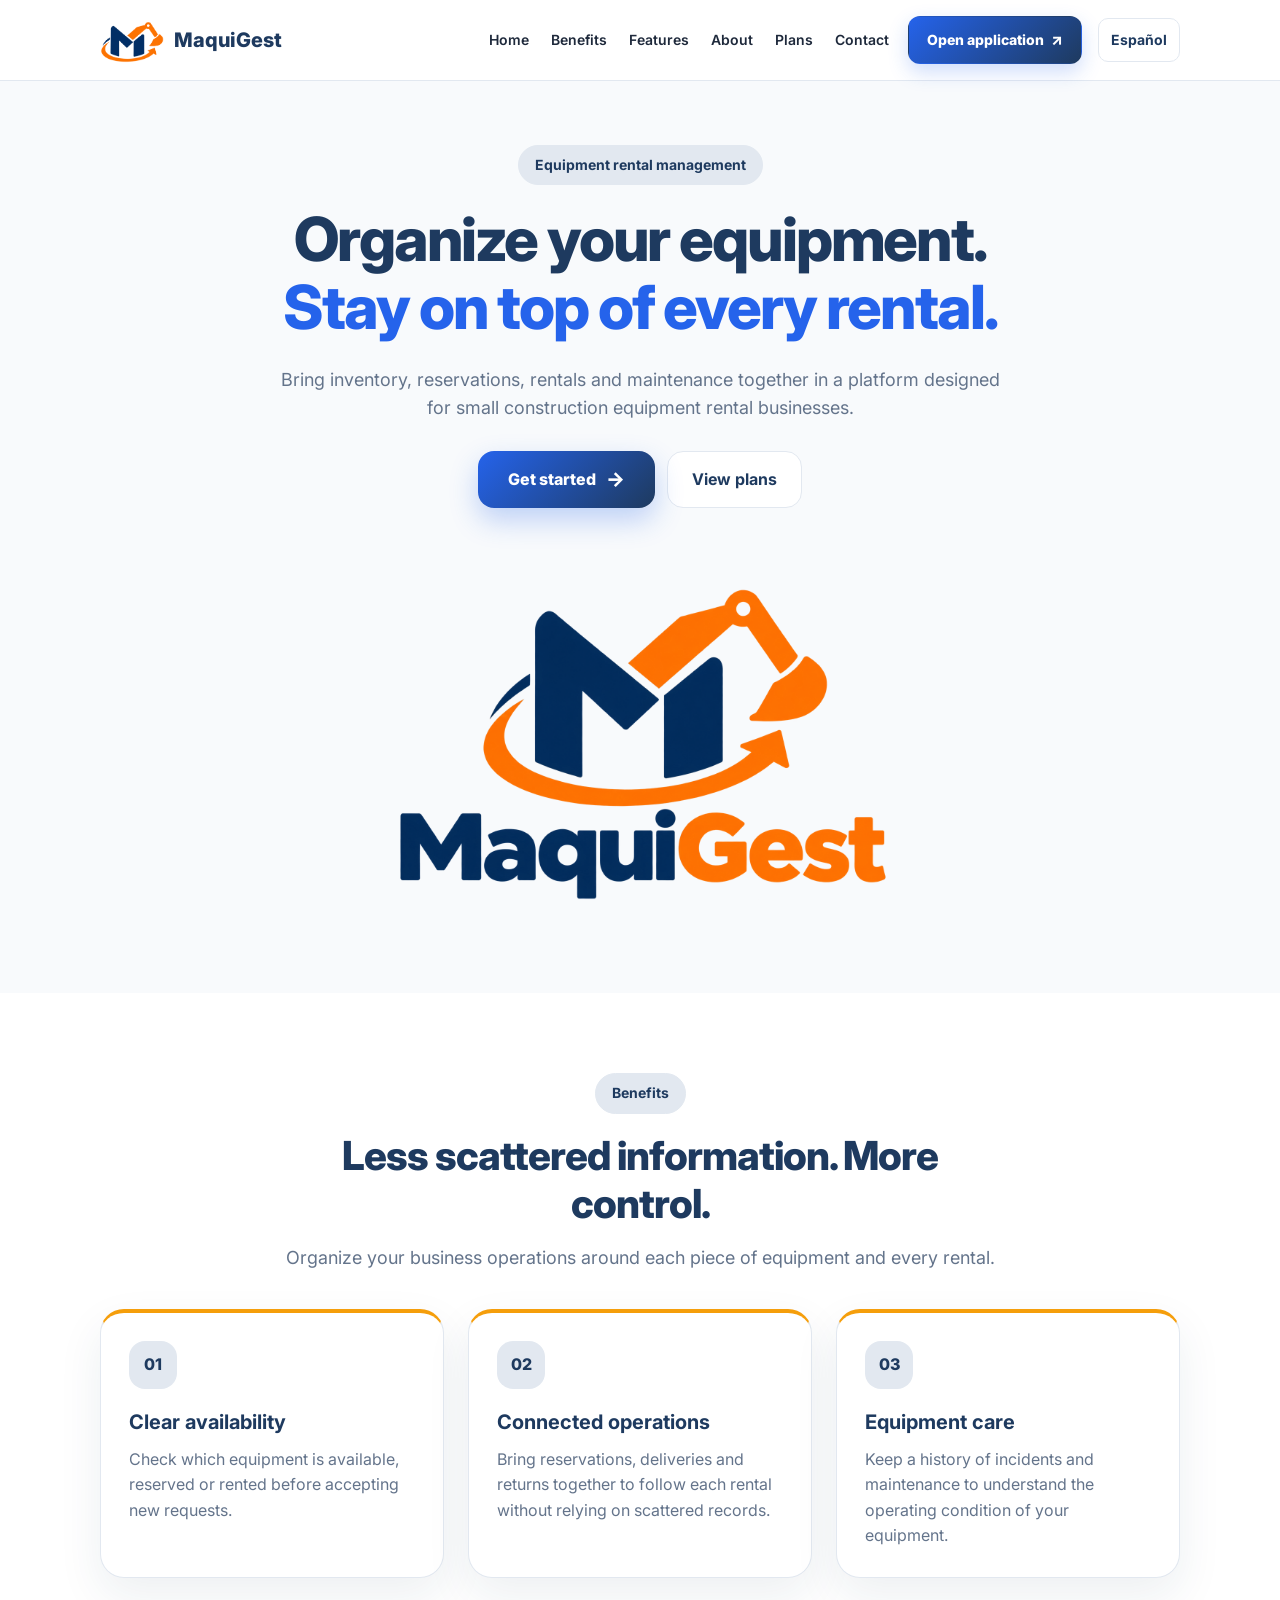
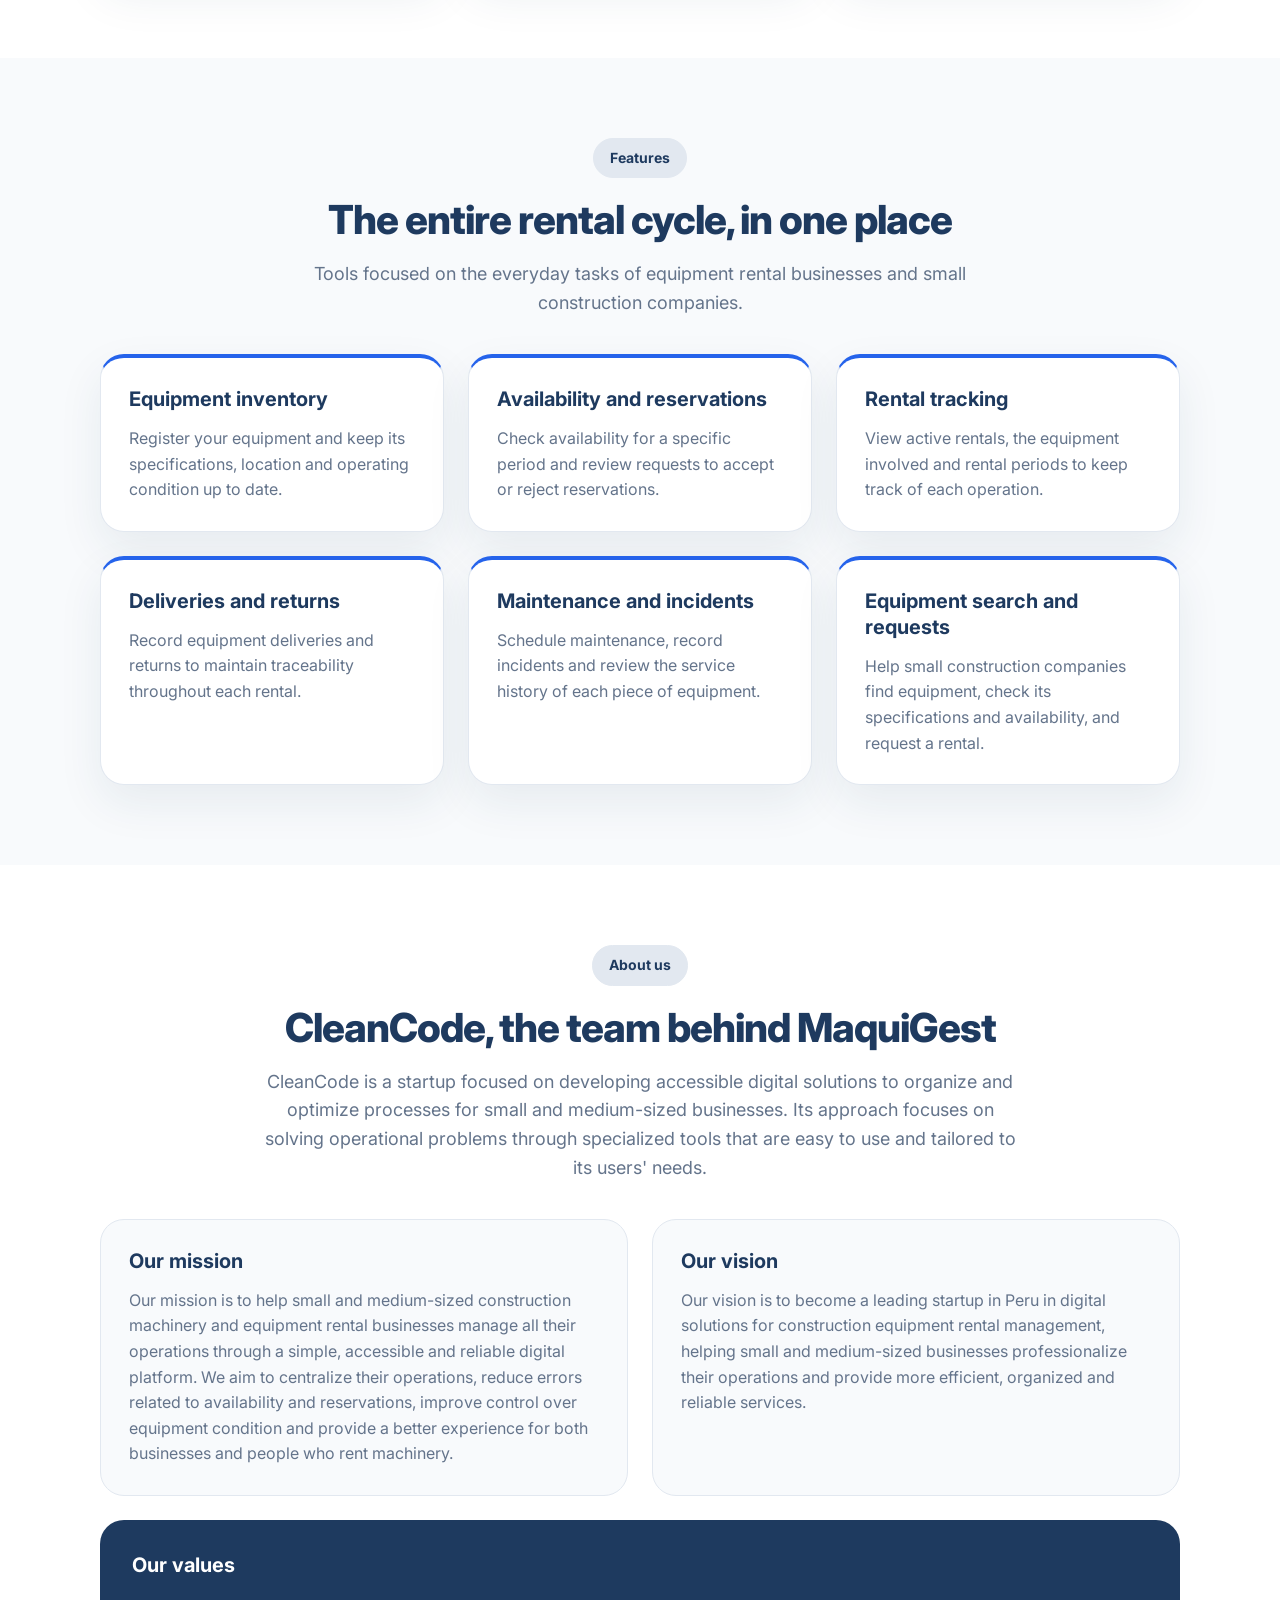
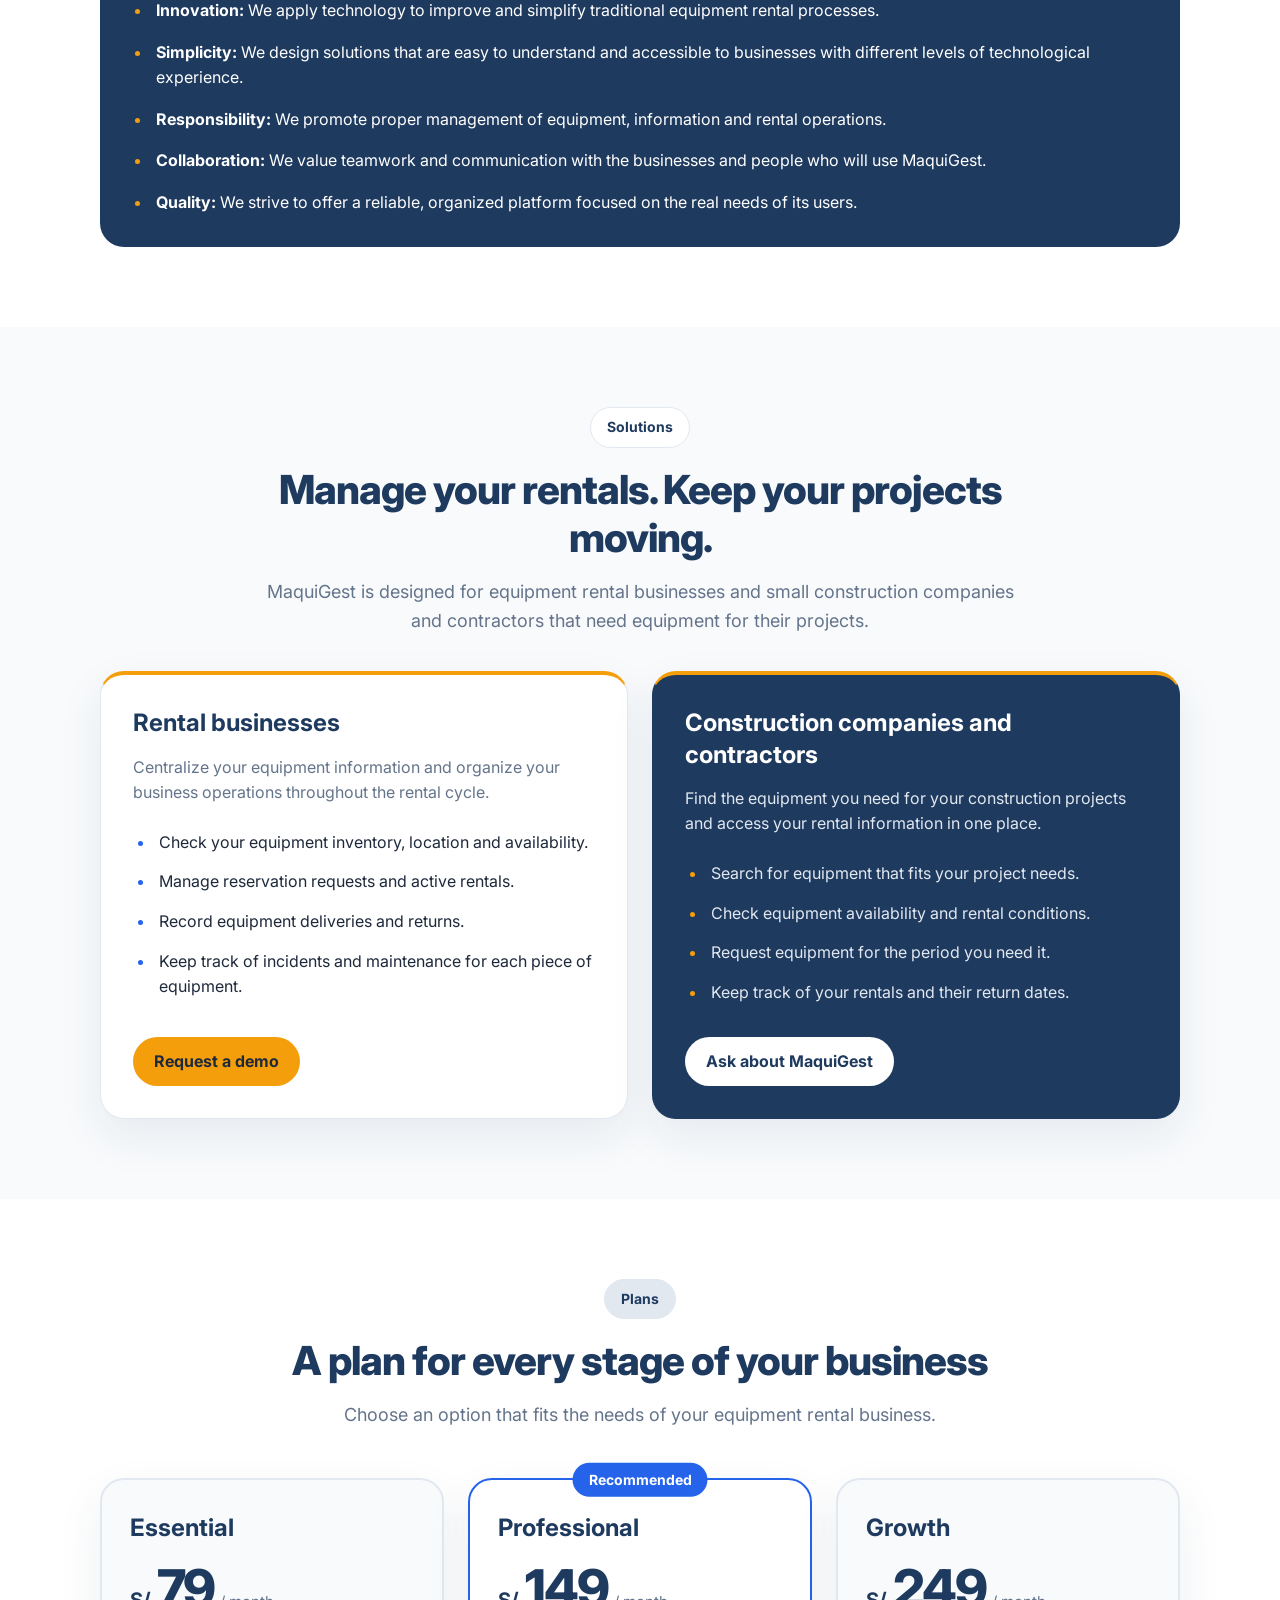
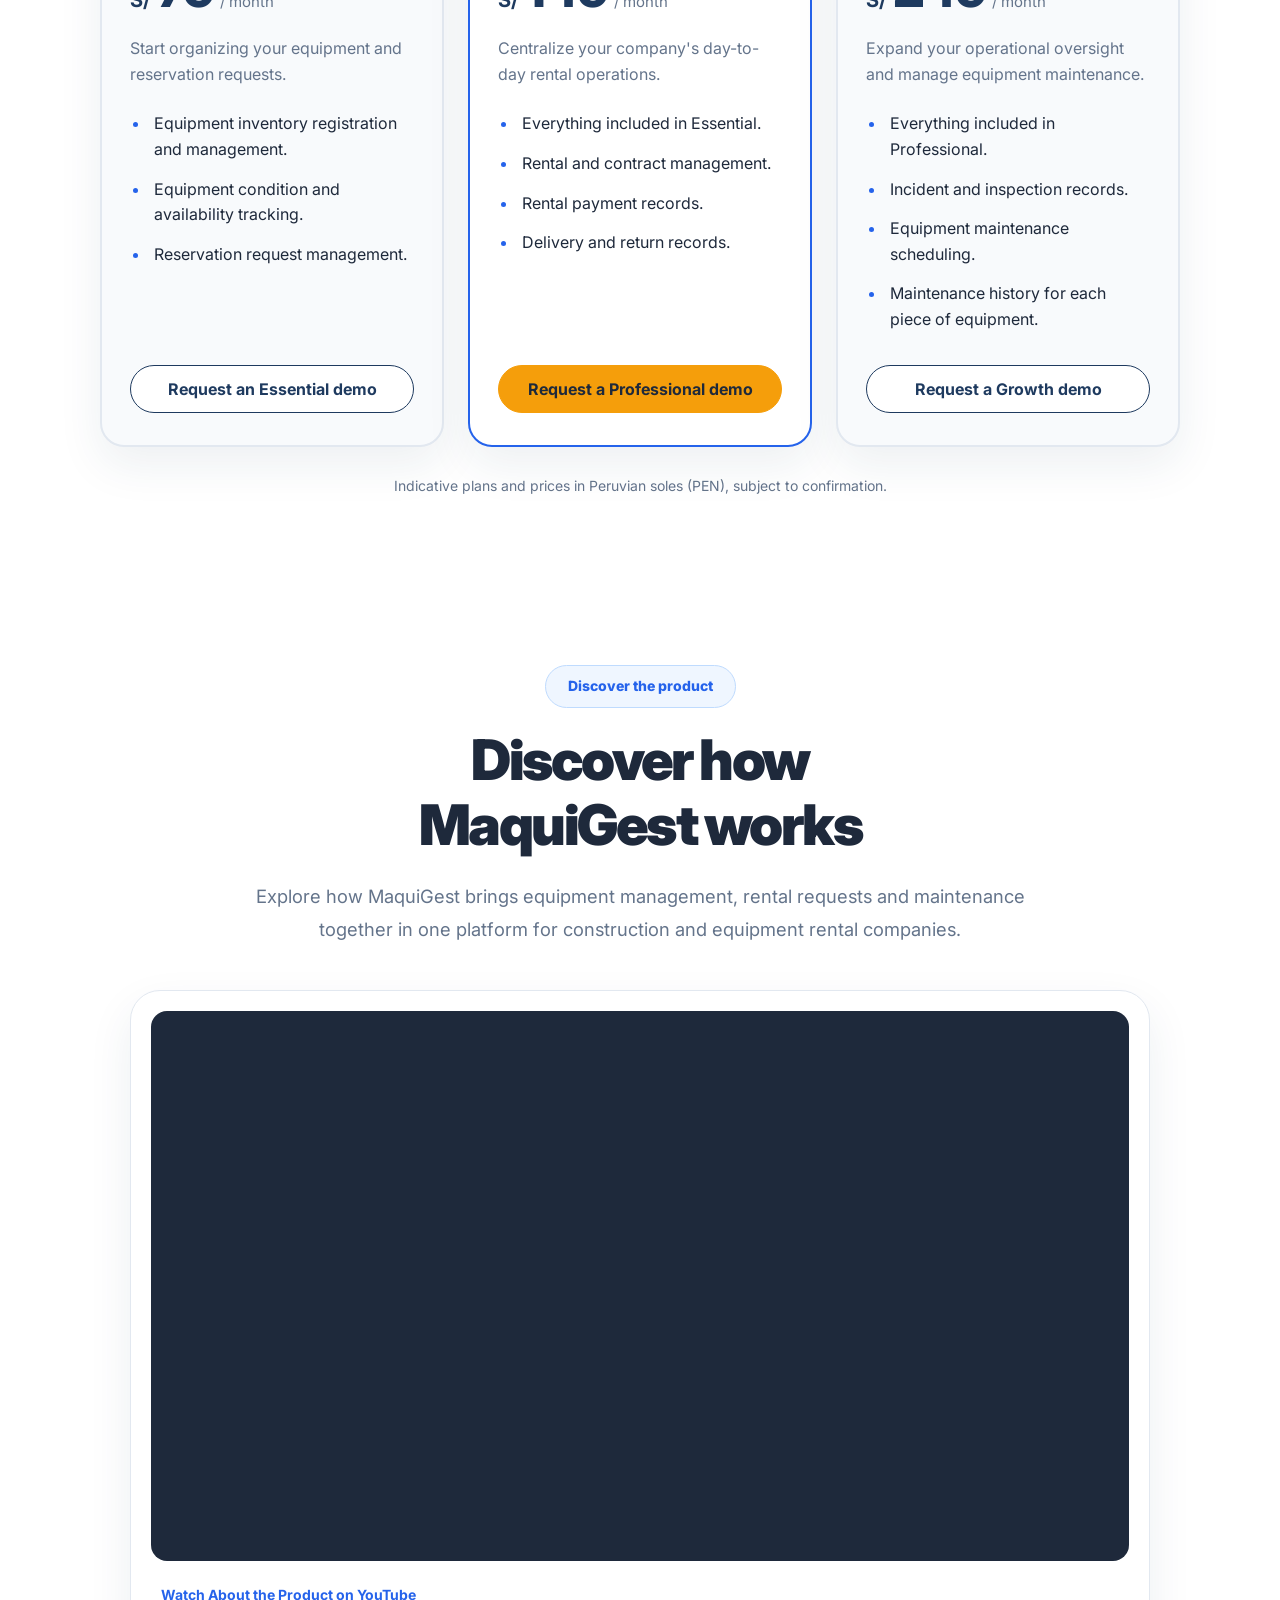
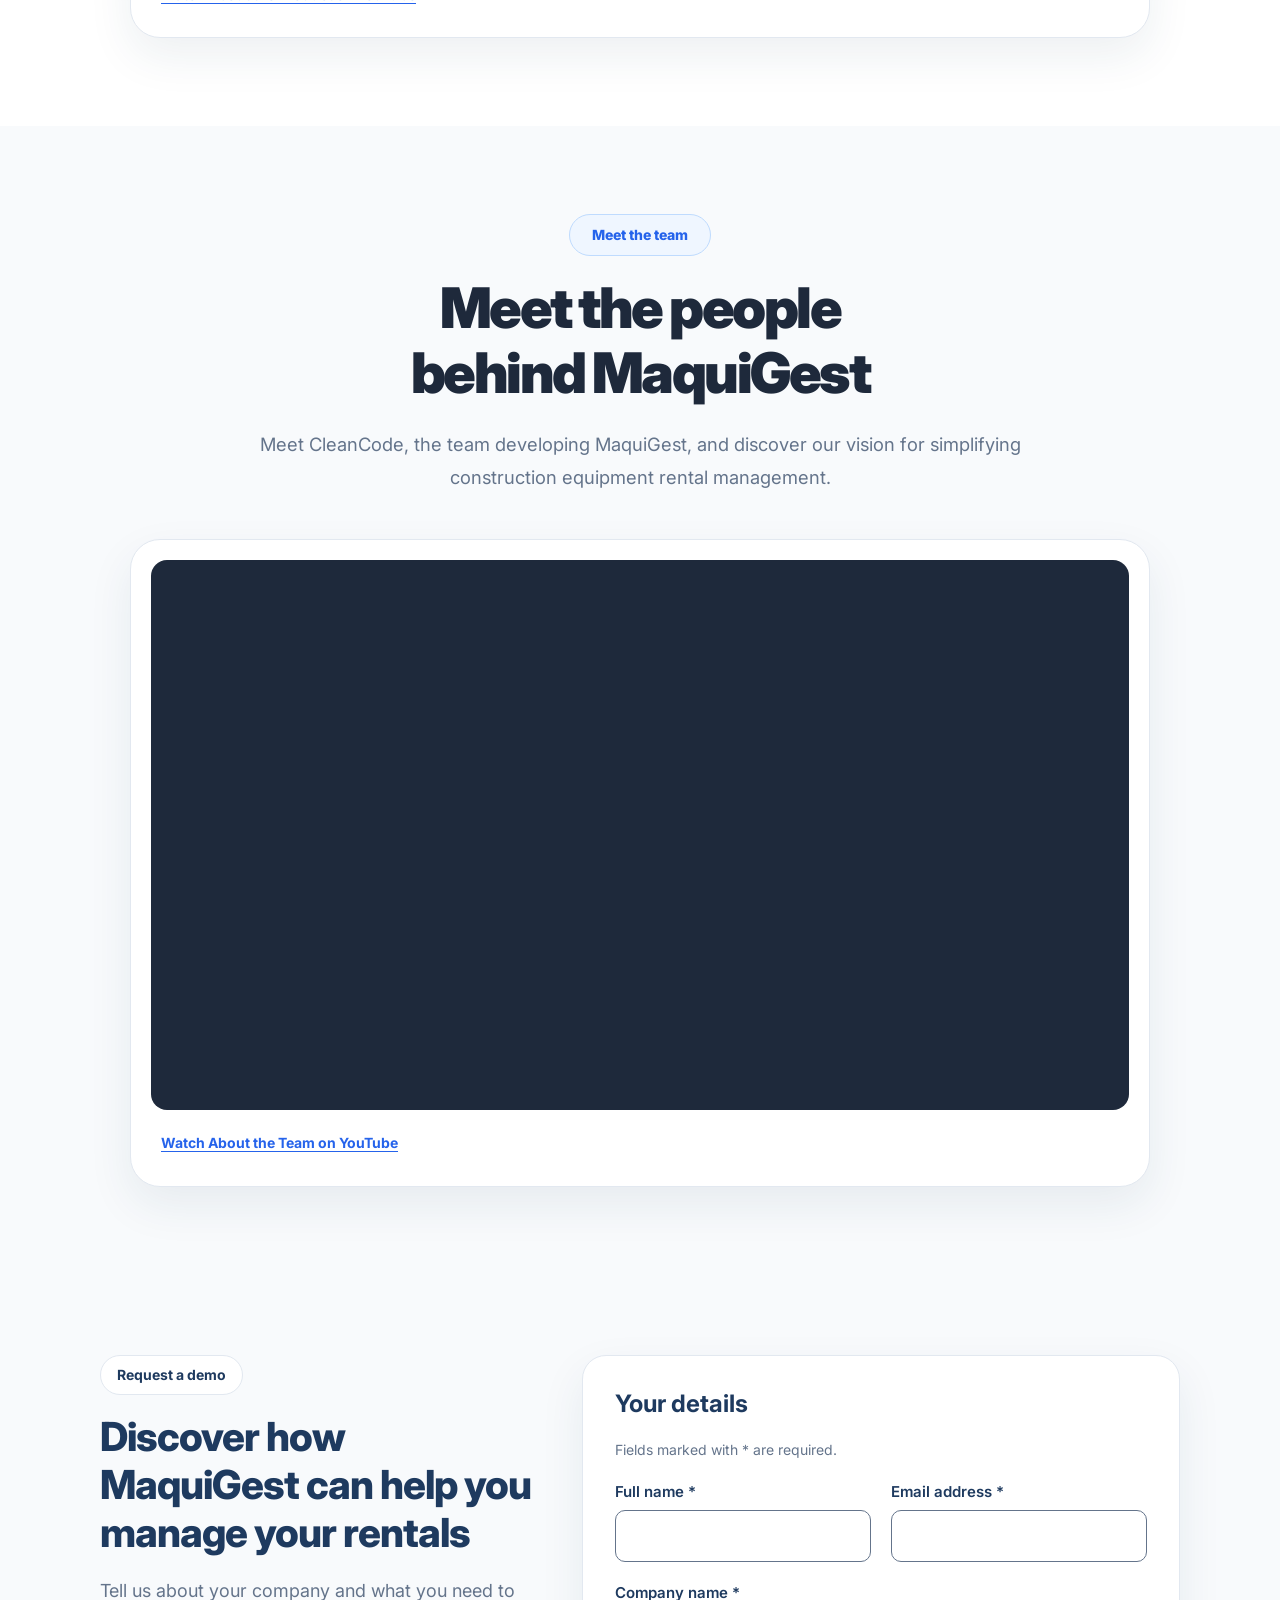
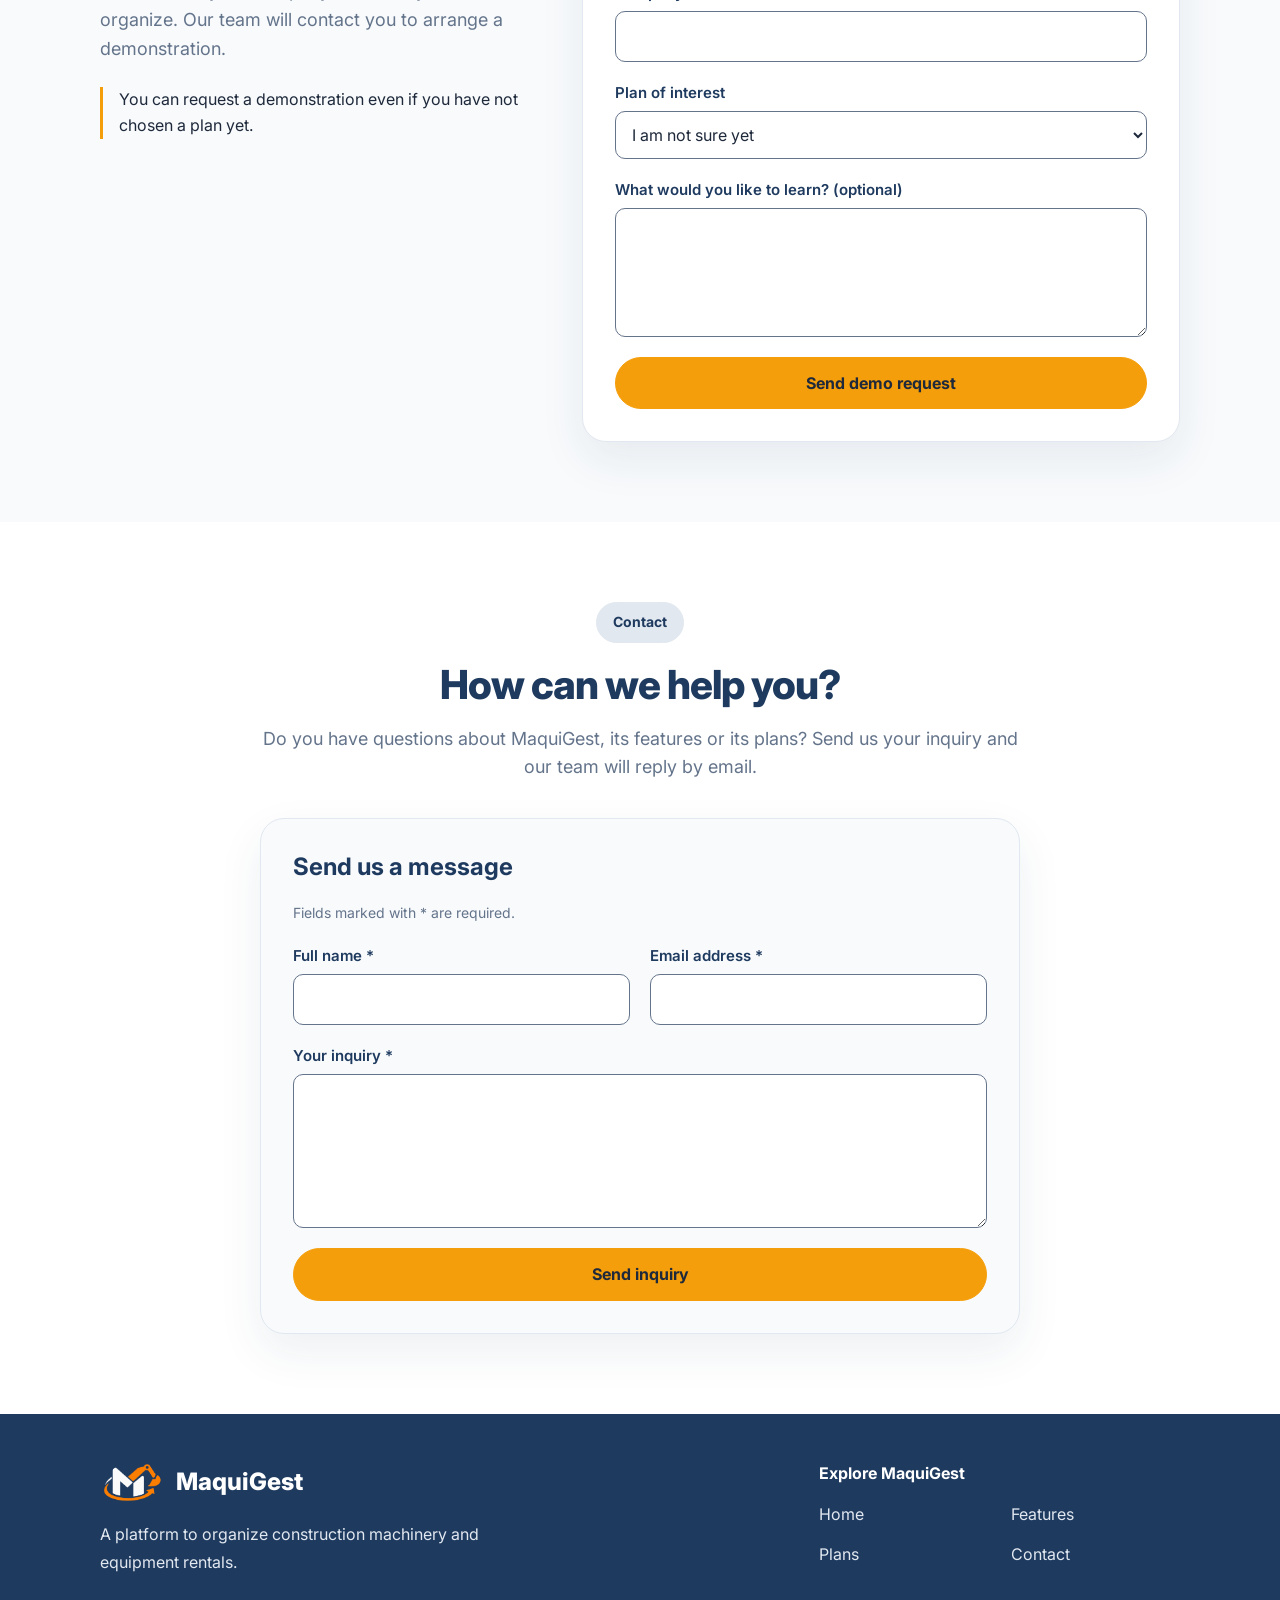
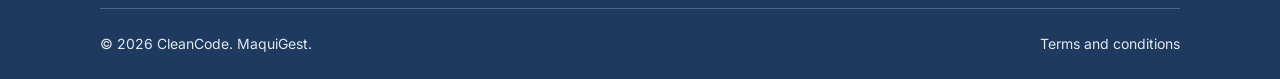
<file: index.html>
<!doctype html>
<html lang="en-US">
<head>
    <meta charset="UTF-8" />
    <meta name="viewport" content="width=device-width, initial-scale=1.0" />

    <title data-es="MaquiGest | Gestión de alquiler de maquinaria">
        MaquiGest | Equipment rental management
    </title>

    <meta
            name="description"
            content="Manage construction equipment rentals in one place. Organize inventory, availability, reservations, rentals and maintenance with MaquiGest."
            data-es="Gestiona el alquiler de maquinaria para construcción en un solo lugar. Organiza inventario, disponibilidad, reservas, alquileres y mantenimiento con MaquiGest."
    />

    <meta
            name="keywords"
            content="equipment rental, construction equipment, rental management software, MaquiGest"
            data-es="alquiler de maquinaria, gestión de maquinaria, alquiler de equipos, maquinaria para construcción, software de alquiler, gestión de alquileres, MaquiGest"
    />

    <meta name="author" content="CleanCode" />

    <link rel="stylesheet" href="css/main.css" />
    <script src="js/main.js" defer></script>
    <script src="js/forms.js" defer></script>
    <link
            rel="icon"
            type="image/jpeg"
            href="assets/images/maquigest-symbol.png"
    />
</head>

<body>
<a
        class="skip-link"
        href="#main-content"
        data-es="Saltar al contenido"
>
    Skip to content
</a>

<header class="header">
    <div class="header-container">
        <a class="brand" href="#home">
            <img
                    src="assets/images/maquigest-symbol.png"
                    alt=""
                    width="1490"
                    height="1055"
            />
            <span>MaquiGest</span>
        </a>

        <button
                class="menu-toggle"
                id="menu-toggle"
                type="button"
                aria-controls="nav-menu"
                aria-expanded="false"
                hidden
        >
            <span data-es="Menú">Menu</span>
        </button>

        <span
                class="sr-only"
                id="navigation-label"
                data-es="Navegación principal"
        >
          Main navigation
        </span>

        <nav
                class="header-nav"
                id="nav-menu"
                aria-labelledby="navigation-label"
        >
            <a href="#home" data-es="Inicio">Home</a>
            <a href="#benefits" data-es="Beneficios">Benefits</a>
            <a href="#features" data-es="Funcionalidades">Features</a>
            <a href="#about" data-es="Nosotros">About</a>
            <a href="#planes" data-es="Planes">Plans</a>
            <a href="#contact" data-es="Contacto">Contact</a>

            <a class="nav-demo" href="https://maquigest-webapp-cleancode.vercel.app" data-es="Ir a la aplicación">Open application</a>
        </nav>

        <button
                class="language-toggle"
                id="language-toggle"
                type="button"
                lang="es-419"
                hidden
        >
            Español
        </button>
    </div>
</header>

<main id="main-content">
    <section class="home" id="home" aria-labelledby="home-title">
        <div class="home-container">
            <div class="home-text">
                <p
                        class="home-badge"
                        data-es="Gestión de alquiler de maquinaria"
                >
                    Equipment rental management
                </p>

                <h1 id="home-title">
          <span data-es="Organiza tus equipos.">
            Organize your equipment.
          </span>

                    <span
                            class="home-highlight"
                            data-es="Controla cada alquiler."
                    >
            Stay on top of every rental.
          </span>
                </h1>

                <p
                        class="home-description"
                        data-es="Centraliza inventario, reservas, alquileres y mantenimiento en una plataforma diseñada para pequeñas empresas de alquiler de maquinaria para construcción."
                >
                    Bring inventory, reservations, rentals and maintenance together
                    in a platform designed for small construction equipment rental
                    businesses.
                </p>

                <div class="home-actions">
                    <a class="home-button home-button-primary webapp-cta" href="https://maquigest-webapp-cleancode.vercel.app" data-es="Empezar ahora">Get started</a>

                    <a
                            class="home-button home-button-secondary"
                            href="#planes"
                            data-es="Ver planes"
                    >
                        View plans
                    </a>
                </div>
            </div>

            <div class="home-image">
                <img
                        src="assets/images/maquigest-logo.png"
                        alt="MaquiGest"
                        width="1536"
                        height="1024"
                />
            </div>
        </div>
    </section>
    <section
            class="benefits-section"
            id="benefits"
            aria-labelledby="benefits-title"
    >
        <div class="benefits-container">
            <div class="benefits-header">
            <span class="benefits-badge" data-es="Beneficios">
              Benefits
            </span>

                <h2
                        id="benefits-title"
                        data-es="Menos información dispersa. Más control."
                >
                    Less scattered information. More control.
                </h2>

                <p
                        data-es="Organiza las operaciones de tu negocio alrededor de cada equipo y cada alquiler."
                >
                    Organize your business operations around each piece
                    of equipment and every rental.
                </p>
            </div>

            <div class="benefits-grid">
                <article class="benefit-card">
              <span class="benefit-number" aria-hidden="true">
                01
              </span>

                    <h3 data-es="Disponibilidad clara">
                        Clear availability
                    </h3>

                    <p
                            data-es="Consulta qué equipos están disponibles, reservados o alquilados antes de aceptar nuevas solicitudes."
                    >
                        Check which equipment is available, reserved or rented
                        before accepting new requests.
                    </p>
                </article>

                <article class="benefit-card">
              <span class="benefit-number" aria-hidden="true">
                02
              </span>

                    <h3 data-es="Operaciones conectadas">
                        Connected operations
                    </h3>

                    <p
                            data-es="Reúne las reservas, entregas y devoluciones para dar seguimiento al alquiler sin depender de registros dispersos."
                    >
                        Bring reservations, deliveries and returns together
                        to follow each rental without relying on scattered records.
                    </p>
                </article>

                <article class="benefit-card">
              <span class="benefit-number" aria-hidden="true">
                03
              </span>

                    <h3 data-es="Cuidado de tus equipos">
                        Equipment care
                    </h3>

                    <p
                            data-es="Mantén un historial de incidencias y mantenimientos para conocer el estado operativo de tu maquinaria."
                    >
                        Keep a history of incidents and maintenance to understand
                        the operating condition of your equipment.
                    </p>
                </article>
            </div>
        </div>
    </section>
    <section
            class="features-section"
            id="features"
            aria-labelledby="features-title"
    >
        <div class="features-container">
            <div class="features-header">
            <span class="features-badge" data-es="Funcionalidades">
              Features
            </span>

                <h2
                        id="features-title"
                        data-es="Todo el ciclo de alquiler, en un solo lugar"
                >
                    The entire rental cycle, in one place
                </h2>

                <p
                        data-es="Herramientas enfocadas en las tareas diarias de empresas de alquiler de maquinaria y pequeñas constructoras."
                >
                    Tools focused on the everyday tasks of equipment rental
                    businesses and small construction companies.
                </p>
            </div>

            <div class="features-grid">
                <article class="feature-card">
                    <h3 data-es="Inventario de maquinaria">
                        Equipment inventory
                    </h3>

                    <p
                            data-es="Registra tus equipos y mantén actualizada la información sobre sus características, ubicación y estado operativo."
                    >
                        Register your equipment and keep its specifications,
                        location and operating condition up to date.
                    </p>
                </article>

                <article class="feature-card">
                    <h3 data-es="Disponibilidad y reservas">
                        Availability and reservations
                    </h3>

                    <p
                            data-es="Consulta la disponibilidad por periodo y revisa las solicitudes para confirmar o rechazar reservas."
                    >
                        Check availability for a specific period and review
                        requests to accept or reject reservations.
                    </p>
                </article>

                <article class="feature-card">
                    <h3 data-es="Seguimiento de alquileres">
                        Rental tracking
                    </h3>

                    <p
                            data-es="Consulta los alquileres activos, los equipos asociados y sus periodos para conocer el estado de cada operación."
                    >
                        View active rentals, the equipment involved and rental
                        periods to keep track of each operation.
                    </p>
                </article>

                <article class="feature-card">
                    <h3 data-es="Entregas y devoluciones">
                        Deliveries and returns
                    </h3>

                    <p
                            data-es="Registra la entrega y devolución de la maquinaria para mantener la trazabilidad de los equipos durante el alquiler."
                    >
                        Record equipment deliveries and returns to maintain
                        traceability throughout each rental.
                    </p>
                </article>

                <article class="feature-card">
                    <h3 data-es="Mantenimiento e incidencias">
                        Maintenance and incidents
                    </h3>

                    <p
                            data-es="Programa mantenimientos, registra incidencias y consulta el historial de intervenciones de cada equipo."
                    >
                        Schedule maintenance, record incidents and review
                        the service history of each piece of equipment.
                    </p>
                </article>

                <article class="feature-card">
                    <h3 data-es="Búsqueda y solicitud de equipos">
                        Equipment search and requests
                    </h3>

                    <p
                            data-es="Permite a pequeñas constructoras buscar maquinaria, consultar sus características y disponibilidad, y solicitar un alquiler."
                    >
                        Help small construction companies find equipment,
                        check its specifications and availability, and request
                        a rental.
                    </p>
                </article>
            </div>
        </div>
    </section>
    <section
            class="about-section"
            id="about"
            aria-labelledby="about-title"
    >
        <div class="about-container">
            <div class="about-header">
            <span class="about-badge" data-es="Quiénes somos">
              About us
            </span>

                <h2
                        id="about-title"
                        data-es="CleanCode, el equipo detrás de MaquiGest"
                >
                    CleanCode, the team behind MaquiGest
                </h2>

                <p
                        data-es="CleanCode es una startup orientada al desarrollo de soluciones digitales accesibles que permitan organizar y optimizar los procesos de pequeñas y medianas empresas. Su propuesta se enfoca en resolver problemas operativos mediante herramientas especializadas, sencillas de utilizar y adaptadas a las necesidades de sus usuarios."
                >
                    CleanCode is a startup focused on developing accessible
                    digital solutions to organize and optimize processes for
                    small and medium-sized businesses. Its approach focuses on
                    solving operational problems through specialized tools
                    that are easy to use and tailored to its users' needs.
                </p>
            </div>

            <div class="about-grid">
                <article class="about-card">
                    <h3 data-es="Nuestra misión">
                        Our mission
                    </h3>

                    <p
                            data-es="Nuestra misión es facilitar la gestión integral de las pequeñas y medianas empresas dedicadas al alquiler de maquinaria y equipos para construcción mediante una plataforma digital sencilla, accesible y confiable. Buscamos centralizar sus operaciones, reducir errores relacionados con la disponibilidad y las reservas, mejorar el control del estado de los equipos y brindar una mejor experiencia tanto a las empresas como a las personas que alquilan maquinaria."
                    >
                        Our mission is to help small and medium-sized construction
                        machinery and equipment rental businesses manage all their
                        operations through a simple, accessible and reliable
                        digital platform. We aim to centralize their operations,
                        reduce errors related to availability and reservations,
                        improve control over equipment condition and provide a
                        better experience for both businesses and people who
                        rent machinery.
                    </p>
                </article>

                <article class="about-card">
                    <h3 data-es="Nuestra visión">
                        Our vision
                    </h3>

                    <p
                            data-es="Nuestra visión es convertirnos en una startup referente en el Perú en soluciones digitales para la gestión del alquiler de maquinaria de construcción, contribuyendo a que las pequeñas y medianas empresas profesionalicen sus operaciones y brinden servicios más eficientes, organizados y confiables."
                    >
                        Our vision is to become a leading startup in Peru
                        in digital solutions for construction equipment rental
                        management, helping small and medium-sized businesses
                        professionalize their operations and provide more
                        efficient, organized and reliable services.
                    </p>
                </article>
            </div>

            <div class="about-values">
                <h3 data-es="Nuestros valores">
                    Our values
                </h3>

                <ul class="about-values-list">
                    <li>
                        <strong data-es="Innovación:">
                            Innovation:
                        </strong>
                        <span
                                data-es="Aplicamos tecnología para mejorar y simplificar los procesos tradicionales del alquiler de maquinaria."
                        >
                  We apply technology to improve and simplify traditional
                  equipment rental processes.
                </span>
                    </li>

                    <li>
                        <strong data-es="Simplicidad:">
                            Simplicity:
                        </strong>
                        <span
                                data-es="Diseñamos soluciones comprensibles y accesibles para empresas con diferentes niveles de experiencia tecnológica."
                        >
                  We design solutions that are easy to understand and
                  accessible to businesses with different levels of
                  technological experience.
                </span>
                    </li>

                    <li>
                        <strong data-es="Responsabilidad:">
                            Responsibility:
                        </strong>
                        <span
                                data-es="Promovemos una gestión adecuada de los equipos, la información y las operaciones de alquiler."
                        >
                  We promote proper management of equipment, information
                  and rental operations.
                </span>
                    </li>

                    <li>
                        <strong data-es="Colaboración:">
                            Collaboration:
                        </strong>
                        <span
                                data-es="Valoramos el trabajo en equipo y la comunicación con las empresas y personas que utilizarán MaquiGest."
                        >
                  We value teamwork and communication with the businesses
                  and people who will use MaquiGest.
                </span>
                    </li>

                    <li>
                        <strong data-es="Calidad:">
                            Quality:
                        </strong>
                        <span
                                data-es="Buscamos ofrecer una plataforma confiable, organizada y orientada a las necesidades reales de sus usuarios."
                        >
                  We strive to offer a reliable, organized platform
                  focused on the real needs of its users.
                </span>
                    </li>
                </ul>
            </div>
        </div>
    </section>
    <section
            class="solutions-section"
            id="solutions"
            aria-labelledby="solutions-title"
    >
        <div class="solutions-container">
            <div class="solutions-header">
          <span class="solutions-badge" data-es="Soluciones">
            Solutions
          </span>

                <h2
                        id="solutions-title"
                        data-es="Gestiona tus alquileres. Haz avanzar tus obras."
                >
                    Manage your rentals. Keep your projects moving.
                </h2>

                <p
                        data-es="MaquiGest está dirigido a empresas de alquiler de maquinaria y a pequeñas constructoras y contratistas que necesitan equipos para sus proyectos."
                >
                    MaquiGest is designed for equipment rental businesses and small
                    construction companies and contractors that need equipment for
                    their projects.
                </p>
            </div>

            <div class="solutions-grid">
                <article class="solution-card">
                    <h3 data-es="Empresas de alquiler">
                        Rental businesses
                    </h3>

                    <p
                            data-es="Centraliza la información de tus equipos y organiza las operaciones de tu negocio durante todo el ciclo de alquiler."
                    >
                        Centralize your equipment information and organize your
                        business operations throughout the rental cycle.
                    </p>

                    <ul class="solution-list">
                        <li
                                data-es="Consulta el inventario, la ubicación y la disponibilidad de tus equipos."
                        >
                            Check your equipment inventory, location and availability.
                        </li>

                        <li
                                data-es="Gestiona las solicitudes de reserva y los alquileres activos."
                        >
                            Manage reservation requests and active rentals.
                        </li>

                        <li
                                data-es="Registra las entregas y devoluciones de maquinaria."
                        >
                            Record equipment deliveries and returns.
                        </li>

                        <li
                                data-es="Mantén un registro de incidencias y del mantenimiento de cada equipo."
                        >
                            Keep track of incidents and maintenance for each piece
                            of equipment.
                        </li>
                    </ul>

                    <a
                            class="solution-button solution-button-primary"
                            href="#demo"
                            data-es="Solicitar una demo"
                    >
                        Request a demo
                    </a>
                </article>

                <article class="solution-card solution-card-construction">
                    <h3 data-es="Constructoras y contratistas">
                        Construction companies and contractors
                    </h3>

                    <p
                            data-es="Encuentra los equipos que necesitas para tus obras y consulta la información de tus alquileres desde un solo lugar."
                    >
                        Find the equipment you need for your construction projects
                        and access your rental information in one place.
                    </p>

                    <ul class="solution-list">
                        <li
                                data-es="Busca maquinaria según las necesidades de tu proyecto."
                        >
                            Search for equipment that fits your project needs.
                        </li>

                        <li
                                data-es="Consulta la disponibilidad y las condiciones de alquiler."
                        >
                            Check equipment availability and rental conditions.
                        </li>

                        <li
                                data-es="Solicita equipos para el periodo en que los necesitas."
                        >
                            Request equipment for the period you need it.
                        </li>

                        <li
                                data-es="Realiza el seguimiento de tus alquileres y sus fechas de devolución."
                        >
                            Keep track of your rentals and their return dates.
                        </li>
                    </ul>

                    <a
                            class="solution-button solution-button-secondary"
                            href="#contact"
                            data-es="Consultar sobre MaquiGest"
                    >
                        Ask about MaquiGest
                    </a>
                </article>
            </div>
        </div>
    </section>
    <section
            class="plans-section"
            id="planes"
            aria-labelledby="plans-title"
    >
        <div class="plans-container">
            <div class="plans-header">
          <span class="plans-badge" data-es="Planes">
            Plans
          </span>

                <h2
                        id="plans-title"
                        data-es="Un plan para cada etapa de tu negocio"
                >
                    A plan for every stage of your business
                </h2>

                <p
                        data-es="Elige una propuesta según las necesidades de tu empresa de alquiler de maquinaria."
                >
                    Choose an option that fits the needs of your equipment
                    rental business.
                </p>
            </div>

            <div class="plans-grid">
                <article class="plan-card" aria-labelledby="essential-title">
                    <h3 id="essential-title" data-es="Esencial">
                        Essential
                    </h3>

                    <p class="plan-price">
                        <span class="plan-currency">S/</span>
                        <span class="plan-amount">79</span>
                        <span class="plan-period" data-es="/ mes">/ month</span>
                    </p>

                    <p
                            class="plan-description"
                            data-es="Para comenzar a organizar tus equipos y solicitudes de reserva."
                    >
                        Start organizing your equipment and reservation requests.
                    </p>

                    <ul class="plan-list">
                        <li data-es="Registro y gestión del inventario de equipos.">
                            Equipment inventory registration and management.
                        </li>

                        <li data-es="Consulta del estado y la disponibilidad de equipos.">
                            Equipment condition and availability tracking.
                        </li>

                        <li data-es="Gestión de solicitudes de reserva.">
                            Reservation request management.
                        </li>
                    </ul>

                    <a
                            class="plan-button"
                            href="#demo"
                            data-plan="essential"
                            data-es="Solicitar demo de Esencial"
                    >
                        Request an Essential demo
                    </a>
                </article>

                <article
                        class="plan-card plan-card-featured"
                        aria-labelledby="professional-title"
                >
            <span class="plan-recommendation" data-es="Recomendado">
              Recommended
            </span>

                    <h3 id="professional-title" data-es="Profesional">
                        Professional
                    </h3>

                    <p class="plan-price">
                        <span class="plan-currency">S/</span>
                        <span class="plan-amount">149</span>
                        <span class="plan-period" data-es="/ mes">/ month</span>
                    </p>

                    <p
                            class="plan-description"
                            data-es="Para centralizar las operaciones diarias de alquiler de tu empresa."
                    >
                        Centralize your company's day-to-day rental operations.
                    </p>

                    <ul class="plan-list">
                        <li data-es="Todo lo incluido en Esencial.">
                            Everything included in Essential.
                        </li>

                        <li data-es="Gestión de alquileres y contratos.">
                            Rental and contract management.
                        </li>

                        <li data-es="Registro de pagos de los alquileres.">
                            Rental payment records.
                        </li>

                        <li data-es="Registro de entregas y devoluciones.">
                            Delivery and return records.
                        </li>
                    </ul>

                    <a
                            class="plan-button plan-button-featured"
                            href="#demo"
                            data-plan="professional"
                            data-es="Solicitar demo de Profesional"
                    >
                        Request a Professional demo
                    </a>
                </article>

                <article class="plan-card" aria-labelledby="growth-title">
                    <h3 id="growth-title" data-es="Crecimiento">
                        Growth
                    </h3>

                    <p class="plan-price">
                        <span class="plan-currency">S/</span>
                        <span class="plan-amount">249</span>
                        <span class="plan-period" data-es="/ mes">/ month</span>
                    </p>

                    <p
                            class="plan-description"
                            data-es="Para ampliar el control operativo y gestionar el mantenimiento de tus equipos."
                    >
                        Expand your operational oversight and manage equipment
                        maintenance.
                    </p>

                    <ul class="plan-list">
                        <li data-es="Todo lo incluido en Profesional.">
                            Everything included in Professional.
                        </li>

                        <li data-es="Registro de incidencias e inspecciones.">
                            Incident and inspection records.
                        </li>

                        <li data-es="Programación del mantenimiento de equipos.">
                            Equipment maintenance scheduling.
                        </li>

                        <li data-es="Historial de mantenimiento por equipo.">
                            Maintenance history for each piece of equipment.
                        </li>
                    </ul>

                    <a
                            class="plan-button"
                            href="#demo"
                            data-plan="growth"
                            data-es="Solicitar demo de Crecimiento"
                    >
                        Request a Growth demo
                    </a>
                </article>
            </div>

            <p
                    class="plans-note"
                    data-es="Planes y precios referenciales en soles (PEN), sujetos a confirmación."
            >
                Indicative plans and prices in Peruvian soles (PEN), subject
                to confirmation.
            </p>
        </div>
    </section>
    <!-- About the Product: video de presentación de MaquiGest -->
    <section
            class="showcase-section showcase-product"
            id="about-product"
            aria-labelledby="showcase-product-title"
    >
        <div class="showcase-container">
            <div class="showcase-header">
                <span class="showcase-badge" data-es="Conoce el producto">
                    Discover the product
                </span>
                <h2
                        id="showcase-product-title"
                        data-es="Descubre cómo funciona MaquiGest"
                >
                    Discover how MaquiGest works
                </h2>
                <p data-es="Explora cómo MaquiGest integra la gestión de maquinaria, las solicitudes de alquiler y el mantenimiento en una sola plataforma para constructoras y empresas de alquiler.">
                    Explore how MaquiGest brings equipment management, rental requests
                    and maintenance together in one platform for construction and
                    equipment rental companies.
                </p>
            </div>

            <div class="showcase-video-card">
                <div class="showcase-video">
                    <iframe
                            src="https://www.youtube-nocookie.com/embed/jMt48j5SGXI"
                            title="MaquiGest — About the Product"
                            loading="lazy"
                            referrerpolicy="strict-origin-when-cross-origin"
                            allow="accelerometer; autoplay; clipboard-write; encrypted-media; gyroscope; picture-in-picture; web-share"
                            allowfullscreen
                    ></iframe>
                </div>
                <a
                        class="showcase-external-link"
                        href="https://youtu.be/jMt48j5SGXI"
                        target="_blank"
                        rel="noopener noreferrer"
                        data-es="Ver About the Product en YouTube"
                >
                    Watch About the Product on YouTube
                </a>
            </div>
        </div>
    </section>

    <!-- About the Team: presentación del equipo CleanCode -->
    <section
            class="showcase-section showcase-team"
            id="about-team"
            aria-labelledby="showcase-team-title"
    >
        <div class="showcase-container">
            <div class="showcase-header">
                <span class="showcase-badge" data-es="Conoce al equipo">
                    Meet the team
                </span>
                <h2
                        id="showcase-team-title"
                        data-es="Descubre quiénes están detrás de MaquiGest"
                >
                    Meet the people behind MaquiGest
                </h2>
                <p data-es="Conoce a CleanCode, el equipo que desarrolla MaquiGest, y nuestra visión para simplificar la gestión y el alquiler de maquinaria de construcción.">
                    Meet CleanCode, the team developing MaquiGest, and discover
                    our vision for simplifying construction equipment rental management.
                </p>
            </div>

            <div class="showcase-video-card">
                <div class="showcase-video">
                    <iframe
                            src="https://www.youtube-nocookie.com/embed/-UoV_7GcAb8"
                            title="MaquiGest — About the Team"
                            loading="lazy"
                            referrerpolicy="strict-origin-when-cross-origin"
                            allow="accelerometer; autoplay; clipboard-write; encrypted-media; gyroscope; picture-in-picture; web-share"
                            allowfullscreen
                    ></iframe>
                </div>
                <a
                        class="showcase-external-link"
                        href="https://youtu.be/-UoV_7GcAb8"
                        target="_blank"
                        rel="noopener noreferrer"
                        data-es="Ver About the Team en YouTube"
                >
                    Watch About the Team on YouTube
                </a>
            </div>
        </div>
    </section>

    <section
            class="demo-section"
            id="demo"
            aria-labelledby="demo-title"
    >
        <div class="demo-container">
            <div class="demo-content">
          <span class="demo-badge" data-es="Solicitar demo">
            Request a demo
          </span>

                <h2
                        id="demo-title"
                        data-es="Conoce cómo MaquiGest puede ayudarte a gestionar tus alquileres"
                >
                    Discover how MaquiGest can help you manage your rentals
                </h2>

                <p
                        class="demo-description"
                        data-es="Cuéntanos sobre tu empresa y lo que necesitas organizar. Nuestro equipo te contactará para coordinar una demostración."
                >
                    Tell us about your company and what you need to organize.
                    Our team will contact you to arrange a demonstration.
                </p>

                <p
                        class="demo-note"
                        data-es="Puedes solicitar una demostración aunque todavía no hayas elegido un plan."
                >
                    You can request a demonstration even if you have not
                    chosen a plan yet.
                </p>
            </div>

            <form
                    class="demo-form"
                    id="demo-form"
                    action= https://formspree.io/f/xdeoyggo
                    method="POST"
                    aria-labelledby="demo-form-title"
                    aria-describedby="demo-required-note"
            >
                <input type="hidden" name="request_type" value="demo" />
                <input type="hidden" name="_language" value="en" />

                <h3 id="demo-form-title" data-es="Tus datos">
                    Your details
                </h3>

                <p
                        class="demo-form-note"
                        id="demo-required-note"
                        data-es="Los campos con * son obligatorios."
                >
                    Fields marked with * are required.
                </p>

                <div class="demo-form-grid">
                    <div class="demo-field">
                        <label
                                for="demo-name"
                                data-es="Nombre completo *"
                        >
                            Full name *
                        </label>

                        <input
                                type="text"
                                id="demo-name"
                                name="name"
                                autocomplete="name"
                                minlength="2"
                                maxlength="100"
                                required
                        />
                    </div>

                    <div class="demo-field">
                        <label
                                for="demo-email"
                                data-es="Correo electrónico *"
                        >
                            Email address *
                        </label>

                        <input
                                type="email"
                                id="demo-email"
                                name="email"
                                autocomplete="email"
                                maxlength="254"
                                required
                        />
                    </div>

                    <div class="demo-field demo-field-full">
                        <label
                                for="demo-company"
                                data-es="Nombre de la empresa *"
                        >
                            Company name *
                        </label>

                        <input
                                type="text"
                                id="demo-company"
                                name="company"
                                autocomplete="organization"
                                minlength="2"
                                maxlength="120"
                                required
                        />
                    </div>

                    <div class="demo-field demo-field-full">
                        <label
                                for="demo-plan"
                                data-es="Plan de interés"
                        >
                            Plan of interest
                        </label>

                        <select id="demo-plan" name="plan">
                            <option
                                    value="undecided"
                                    data-es="Aún no lo sé"
                            >
                                I am not sure yet
                            </option>

                            <option value="essential" data-es="Esencial">
                                Essential
                            </option>

                            <option value="professional" data-es="Profesional">
                                Professional
                            </option>

                            <option value="growth" data-es="Crecimiento">
                                Growth
                            </option>
                        </select>
                    </div>

                    <div class="demo-field demo-field-full">
                        <label
                                for="demo-message"
                                data-es="¿Qué te gustaría conocer? (opcional)"
                        >
                            What would you like to learn? (optional)
                        </label>

                        <textarea
                                id="demo-message"
                                name="message"
                                rows="4"
                                maxlength="1200"
                        ></textarea>
                    </div>
                </div>

                <p
                        class="demo-error"
                        id="demo-error"
                        role="alert"
                        tabindex="-1"
                        data-es="El formulario no está disponible en este momento. Inténtalo más tarde."
                        hidden
                >
                    The form is currently unavailable. Please try again later.
                </p>

                <button
                        class="demo-submit"
                        type="submit"
                        data-es="Enviar solicitud de demo"
                >
                    Send demo request
                </button>
            </form>
        </div>
    </section>
    <section
            class="contact-section"
            id="contact"
            aria-labelledby="contact-title"
    >
        <div class="contact-container">
            <div class="contact-header">
          <span class="contact-badge" data-es="Contacto">
            Contact
          </span>

                <h2
                        id="contact-title"
                        data-es="¿En qué podemos ayudarte?"
                >
                    How can we help you?
                </h2>

                <p
                        data-es="¿Tienes preguntas sobre MaquiGest, sus funcionalidades o sus planes? Envíanos tu consulta y nuestro equipo te responderá por correo electrónico."
                >
                    Do you have questions about MaquiGest, its features or its
                    plans? Send us your inquiry and our team will reply by email.
                </p>
            </div>

            <form
                    class="contact-form"
                    id="contact-form"
                    action=https://formspree.io/f/mgaerknn
                    method="POST"
                    aria-labelledby="contact-form-title"
                    aria-describedby="contact-required-note"
            >
                <input type="hidden" name="request_type" value="contact" />
                <input type="hidden" name="_language" value="en" />

                <h3
                        id="contact-form-title"
                        data-es="Envíanos un mensaje"
                >
                    Send us a message
                </h3>

                <p
                        class="contact-form-note"
                        id="contact-required-note"
                        data-es="Los campos con * son obligatorios."
                >
                    Fields marked with * are required.
                </p>

                <div class="contact-form-grid">
                    <div class="contact-field">
                        <label
                                for="contact-name"
                                data-es="Nombre completo *"
                        >
                            Full name *
                        </label>

                        <input
                                type="text"
                                id="contact-name"
                                name="name"
                                autocomplete="name"
                                minlength="2"
                                maxlength="100"
                                required
                        />
                    </div>

                    <div class="contact-field">
                        <label
                                for="contact-email"
                                data-es="Correo electrónico *"
                        >
                            Email address *
                        </label>

                        <input
                                type="email"
                                id="contact-email"
                                name="email"
                                autocomplete="email"
                                maxlength="254"
                                required
                        />
                    </div>

                    <div class="contact-field contact-field-full">
                        <label
                                for="contact-message"
                                data-es="Tu consulta *"
                        >
                            Your inquiry *
                        </label>

                        <textarea
                                id="contact-message"
                                name="message"
                                rows="5"
                                maxlength="2000"
                                required
                        ></textarea>
                    </div>
                </div>

                <p
                        class="contact-error"
                        id="contact-error"
                        role="alert"
                        tabindex="-1"
                        data-es="El formulario no está disponible en este momento. Inténtalo más tarde."
                        hidden
                >
                    The form is currently unavailable. Please try again later.
                </p>

                <button
                        class="contact-submit"
                        type="submit"
                        data-es="Enviar consulta"
                >
                    Send inquiry
                </button>
            </form>
        </div>
    </section>
</main>

<!-- FOOTER -->
<footer class="footer">
    <div class="footer-container">
        <div class="footer-content">
            <div class="footer-brand">
                <a class="footer-brand-link" href="#home">
                    <img
                            class="footer-logo"
                            src="assets/images/maquigest-symbol-light.png"
                            alt=""
                            width="1553"
                            height="1013"
                    />
                    <span>MaquiGest</span>
                </a>

                <p
                        data-es="Una plataforma para organizar el alquiler de maquinaria y equipos de construcción."
                >
                    A platform to organize construction machinery and
                    equipment rentals.
                </p>
            </div>

            <nav aria-labelledby="footer-navigation-title">
                <h2
                        class="footer-title"
                        id="footer-navigation-title"
                        data-es="Explora MaquiGest"
                >
                    Explore MaquiGest
                </h2>

                <ul class="footer-links">
                    <li>
                        <a href="#home" data-es="Inicio">
                            Home
                        </a>
                    </li>

                    <li>
                        <a href="#features" data-es="Funcionalidades">
                            Features
                        </a>
                    </li>

                    <li>
                        <a href="#planes" data-es="Planes">
                            Plans
                        </a>
                    </li>

                    <li>
                        <a href="#contact" data-es="Contacto">
                            Contact
                        </a>
                    </li>
                </ul>
            </nav>
        </div>

        <div class="footer-bottom">
            <p>© 2026 CleanCode. MaquiGest.</p>

            <a
                    href="terms.html"
                    data-es="Términos y condiciones"
            >
                Terms and conditions
            </a>
        </div>
    </div>
</footer>
</body>
</html>
</file>
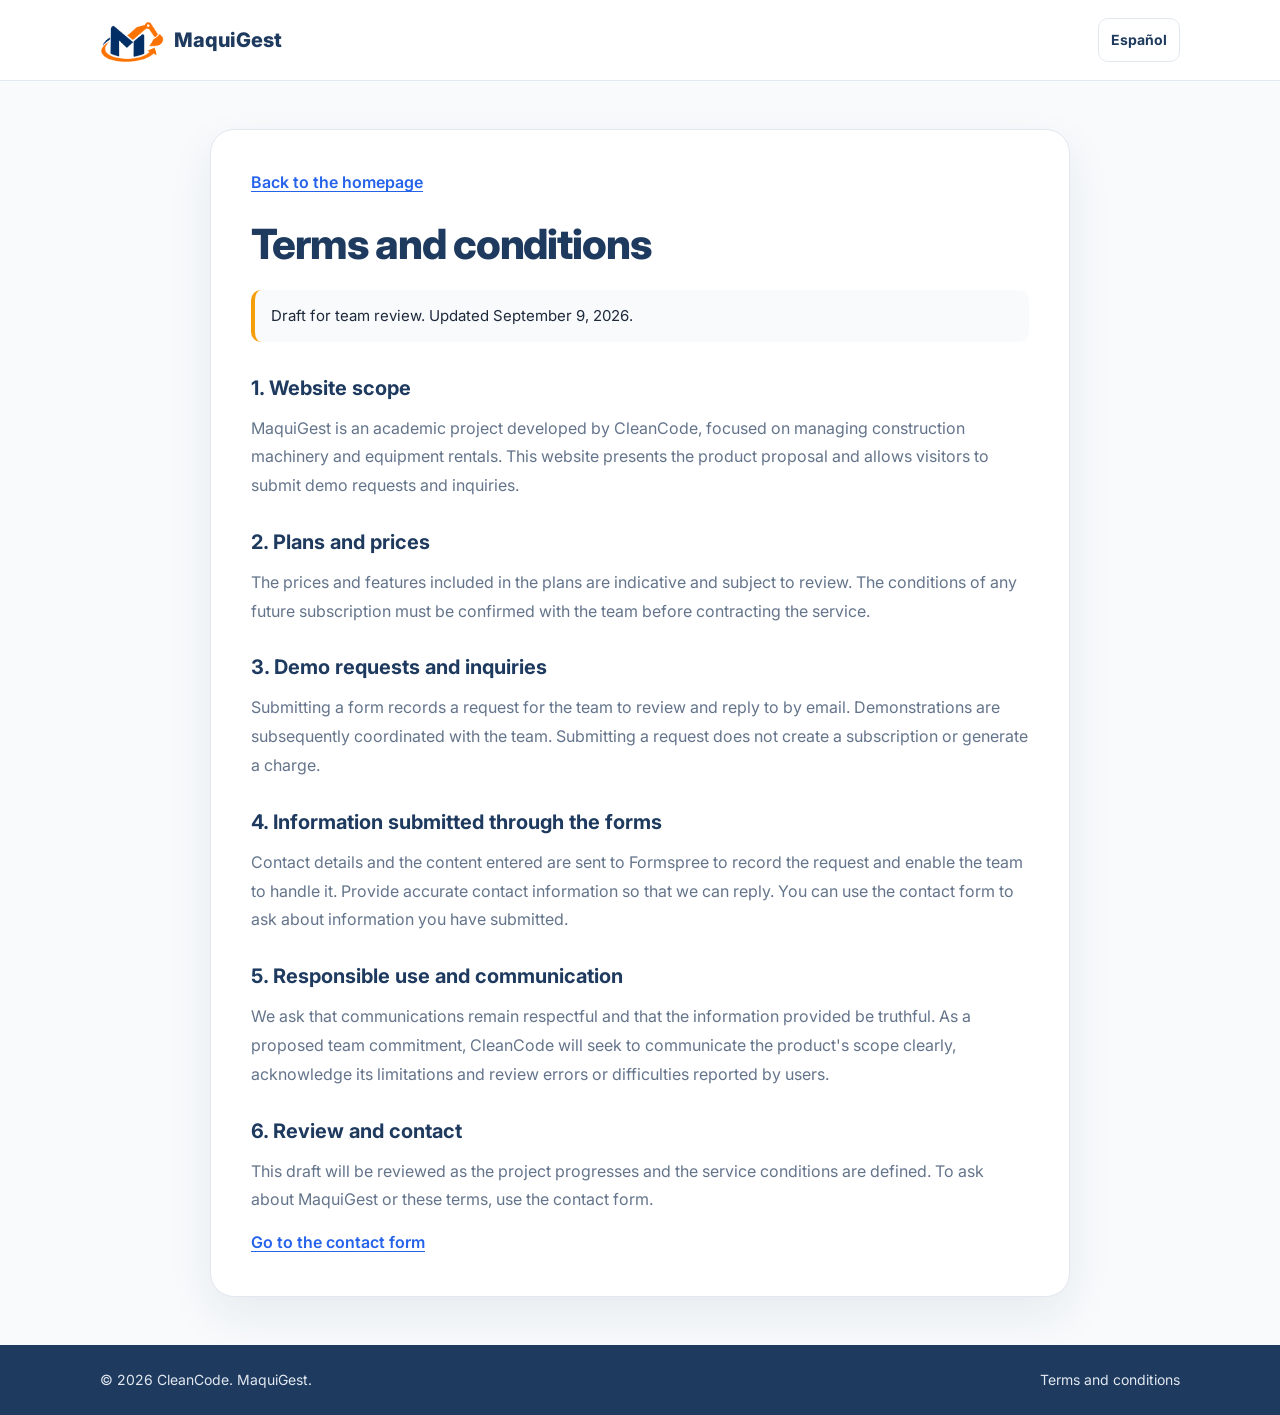
<file: terms.html>
﻿<!doctype html>
<html lang="en-US">
<head>
    <meta charset="UTF-8" />

    <meta
            name="viewport"
            content="width=device-width, initial-scale=1.0"
    />

    <title data-es="MaquiGest | Términos y condiciones">
        MaquiGest | Terms and conditions
    </title>

    <meta
            name="description"
            content="Draft terms and conditions for the MaquiGest informational website."
            data-es="Borrador de términos y condiciones del sitio informativo de MaquiGest."
    />

    <meta name="author" content="CleanCode" />

    <link rel="stylesheet" href="css/main.css" />
    <link rel="stylesheet" href="css/terms.css" />

    <script src="js/main.js" defer></script>


    <link
            rel="icon"
            type="image/jpeg"
            href="assets/images/maquigest-symbol.png"
    />
</head>

<body>
<a
        class="skip-link"
        href="#main-content"
        data-es="Saltar al contenido"
>
    Skip to content
</a>

<header class="header terms-header">
    <div class="header-container">
        <a class="brand" href="index.html#home">
            <img
                    src="assets/images/maquigest-symbol.png"
                    alt=""
                    width="1490"
                    height="1055"
            />
            <span>MaquiGest</span>
        </a>

        <button
                class="language-toggle"
                id="language-toggle"
                type="button"
                lang="es-419"
                hidden
        >
            Español
        </button>
    </div>
</header>

<main class="terms-main" id="main-content">
    <article class="terms-card">
        <a
                class="terms-back"
                href="index.html"
                data-es="Volver a la página principal"
        >
            Back to the homepage
        </a>

        <h1 data-es="Términos y condiciones">
            Terms and conditions
        </h1>

        <p
                class="terms-notice"
                data-es="Borrador para revisión del equipo. Actualizado el 9 de septiembre de 2026."
        >
            Draft for team review. Updated September 9, 2026.
        </p>

        <section>
            <h2 data-es="1. Alcance del sitio">
                1. Website scope
            </h2>

            <p
                    data-es="MaquiGest es un proyecto académico desarrollado por CleanCode, orientado a la gestión del alquiler de maquinaria y equipos de construcción. Este sitio presenta la propuesta del producto y permite enviar solicitudes de demostración y consultas."
            >
                MaquiGest is an academic project developed by CleanCode,
                focused on managing construction machinery and equipment
                rentals. This website presents the product proposal and
                allows visitors to submit demo requests and inquiries.
            </p>
        </section>

        <section>
            <h2 data-es="2. Planes y precios">
                2. Plans and prices
            </h2>

            <p
                    data-es="Los precios y las funcionalidades incluidos en los planes son referenciales y están sujetos a revisión. Las condiciones de cualquier futura suscripción deberán ser confirmadas con el equipo antes de contratar el servicio."
            >
                The prices and features included in the plans are indicative
                and subject to review. The conditions of any future
                subscription must be confirmed with the team before
                contracting the service.
            </p>
        </section>

        <section>
            <h2 data-es="3. Solicitudes de demostración y consultas">
                3. Demo requests and inquiries
            </h2>

            <p
                    data-es="El envío de un formulario registra una solicitud para que el equipo pueda revisarla y responder por correo electrónico. La coordinación de una demostración se realiza posteriormente con el equipo. Enviar una solicitud no genera una suscripción ni un cobro."
            >
                Submitting a form records a request for the team to review
                and reply to by email. Demonstrations are subsequently
                coordinated with the team. Submitting a request does not
                create a subscription or generate a charge.
            </p>
        </section>

        <section>
            <h2 data-es="4. Información enviada mediante los formularios">
                4. Information submitted through the forms
            </h2>

            <p
                    data-es="Los datos de contacto y el contenido ingresado se envían a Formspree para registrar la solicitud y permitir que el equipo la atienda. Proporciona información de contacto correcta para que podamos responderte. Puedes utilizar el formulario de contacto para consultar sobre la información que has enviado."
            >
                Contact details and the content entered are sent to Formspree
                to record the request and enable the team to handle it.
                Provide accurate contact information so that we can reply.
                You can use the contact form to ask about information you
                have submitted.
            </p>
        </section>

        <section>
            <h2 data-es="5. Uso responsable y comunicación">
                5. Responsible use and communication
            </h2>

            <p
                    data-es="Solicitamos que las comunicaciones sean respetuosas y que la información proporcionada sea veraz. Como propuesta de compromiso del equipo, CleanCode procurará comunicar con claridad el alcance del producto, reconocer sus limitaciones y revisar los errores o dificultades reportados por los usuarios."
            >
                We ask that communications remain respectful and that the
                information provided be truthful. As a proposed team
                commitment, CleanCode will seek to communicate the product's
                scope clearly, acknowledge its limitations and review errors
                or difficulties reported by users.
            </p>
        </section>

        <section>
            <h2 data-es="6. Revisión y contacto">
                6. Review and contact
            </h2>

            <p
                    data-es="Este borrador se revisará conforme avance el proyecto y se definan las condiciones del servicio. Para realizar consultas sobre MaquiGest o sobre estos términos, utiliza el formulario de contacto."
            >
                This draft will be reviewed as the project progresses and
                the service conditions are defined. To ask about MaquiGest
                or these terms, use the contact form.
            </p>

            <a
                    class="terms-contact"
                    href="index.html#contact"
                    data-es="Ir al formulario de contacto"
            >
                Go to the contact form
            </a>
        </section>
    </article>
</main>

<footer class="footer footer-compact">
    <div class="footer-container">
        <div class="footer-bottom">
            <p>© 2026 CleanCode. MaquiGest.</p>

            <a
                    href="terms.html"
                    aria-current="page"
                    data-es="Términos y condiciones"
            >
                Terms and conditions
            </a>
        </div>
    </div>
</footer>
</body>
</html>
</file>
<file: css/main.css>
﻿@import url("./global.css");
@import url("./header.css");
@import url("./home.css");
@import url("./benefits.css");
@import url("./features.css");
@import url("./about.css");
@import url("./solutions.css");
@import url("./plans.css");
@import url("./showcase.css");
@import url("./demo.css");
@import url("./contact.css");
@import url("./footer.css");
</file>
<file: css/terms.css>
﻿.terms-header .language-toggle {
    margin-left: auto;
}

.terms-main {
    width: min(860px, calc(100% - 32px));
    margin: 0 auto;
    padding: 48px 0;
}

.terms-card {
    padding: 40px;
    border: 1px solid var(--color-border);
    border-radius: var(--radius-lg);
    background: var(--color-surface);
    box-shadow: var(--shadow-soft);
}

.terms-back,
.terms-contact {
    display: inline-block;
    color: var(--color-secondary);
    font-weight: 600;
    line-height: 1.6;
    text-decoration: underline;
    text-underline-offset: 3px;
}

.terms-back {
    margin-bottom: 24px;
}

.terms-contact {
    margin-top: 16px;
}

.terms-card h1 {
    margin-bottom: 20px;
    color: var(--color-primary);
    font-size: clamp(1.8rem, 4vw, 2.6rem);
    font-weight: 800;
    line-height: 1.2;
    letter-spacing: -0.025em;
}

.terms-notice {
    margin-bottom: 32px;
    padding: 14px 16px;
    border-left: 4px solid var(--color-accent);
    border-radius: var(--radius-sm);
    background: var(--color-background);
    color: var(--color-text);
    font-size: 0.9375rem;
    line-height: 1.6;
}

.terms-card section + section {
    margin-top: 28px;
}

.terms-card h2 {
    margin-bottom: 12px;
    color: var(--color-primary);
    font-size: 1.25rem;
    font-weight: 700;
    line-height: 1.4;
}

.terms-card section p {
    color: var(--color-text-muted);
    line-height: 1.8;
}

@media (max-width: 640px) {
    .terms-main {
        padding: 32px 0;
    }

    .terms-card {
        padding: 24px;
    }
}
</file>
